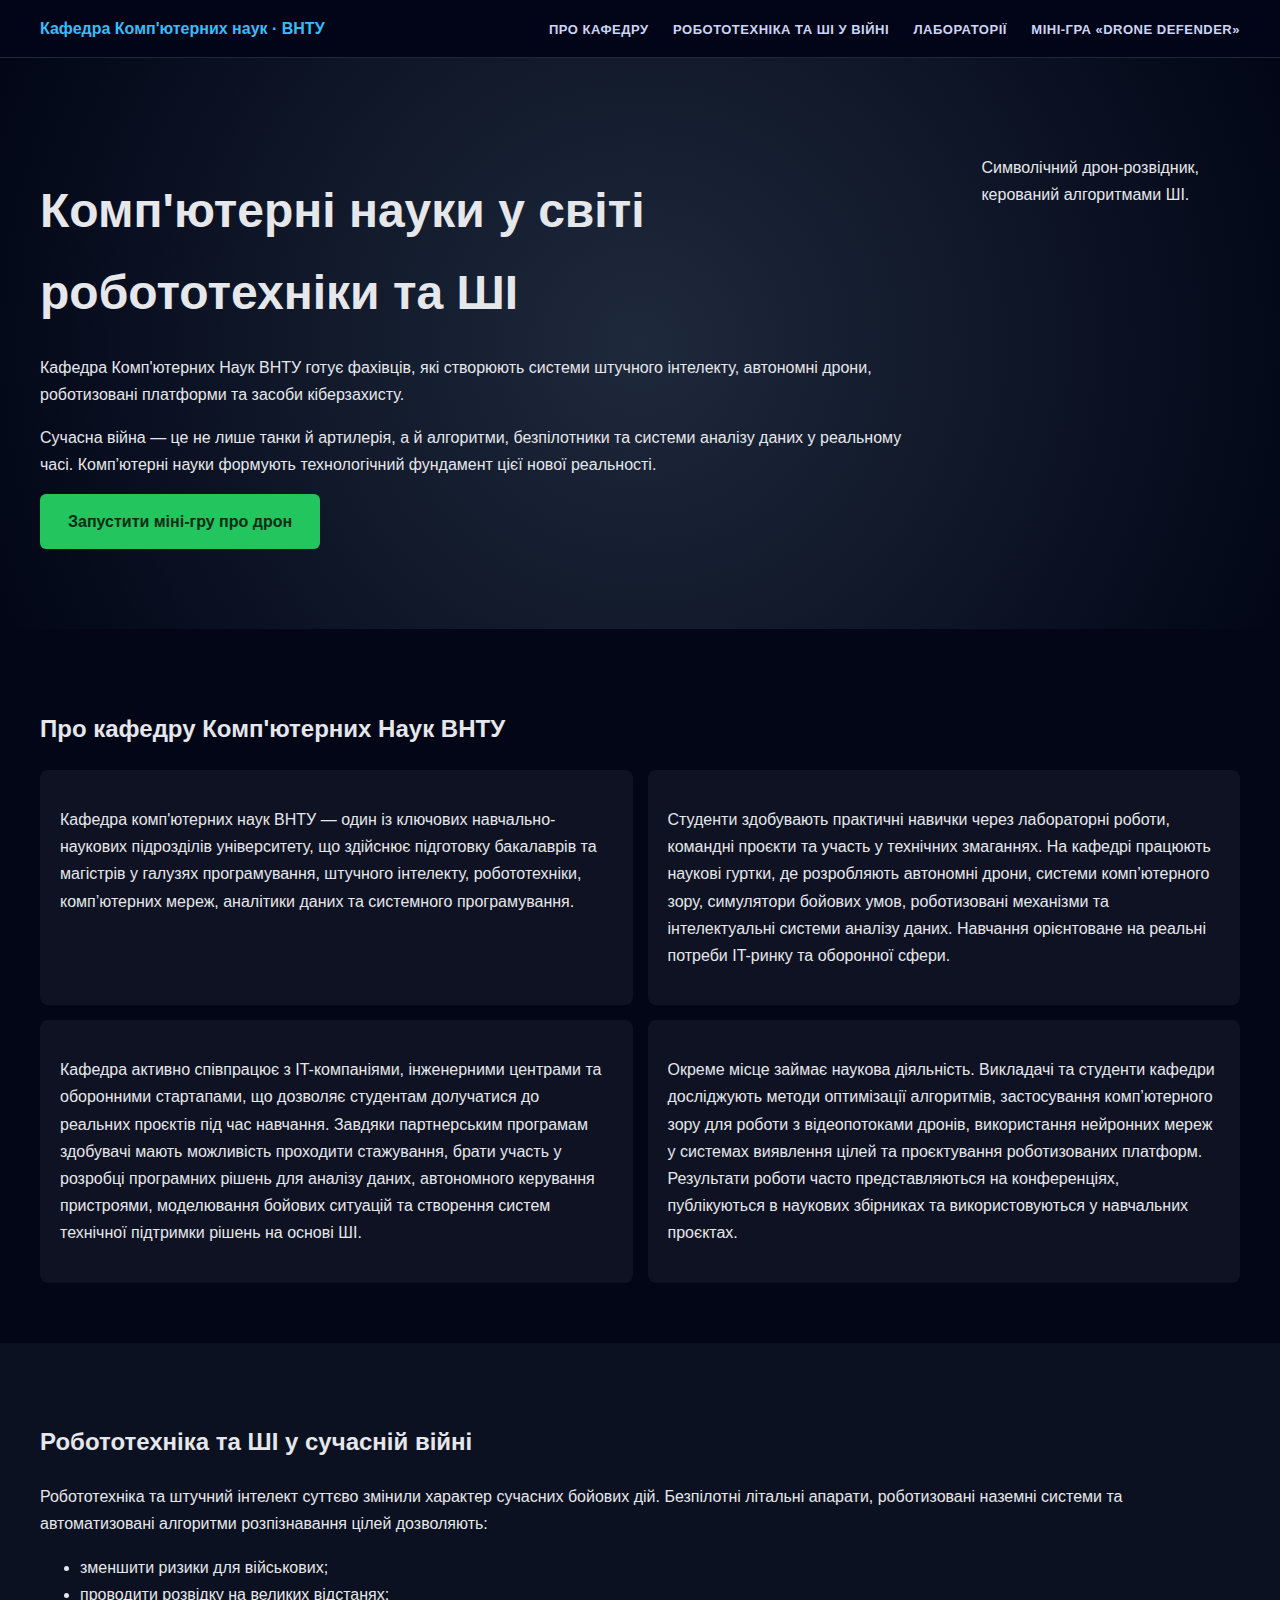
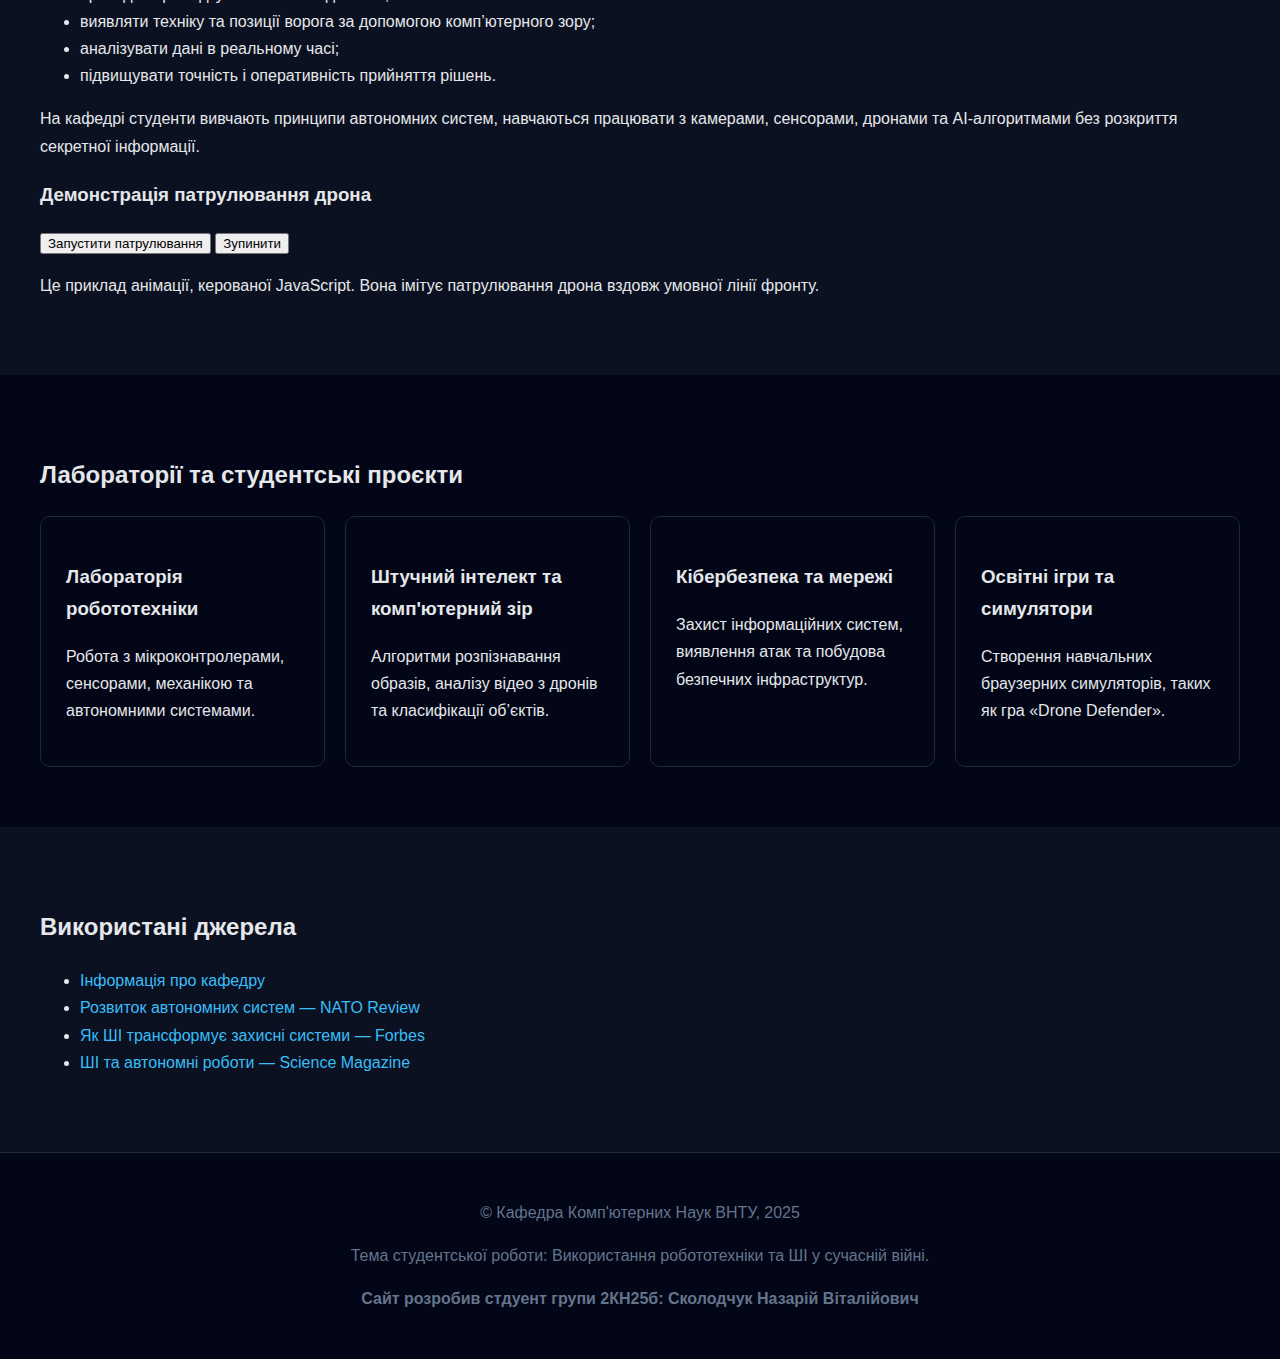
<file: index.html>
<!DOCTYPE html>
<html lang="uk">
<head>
  <meta charset="UTF-8">
  <title>Кафедра Комп'ютерних Наук ВНТУ</title>
  <link rel="stylesheet" href="style.css">
  <script defer src="script.js"></script>
</head>

<body>

  <!-- Верхнє меню -->
  <header class="top-bar">
    <div class="logo">
      Кафедра Комп'ютерних наук · ВНТУ
    </div>
    <nav class="top-nav">
      <a href="#about">Про кафедру</a>
      <a href="#ai-war">Робототехніка та ШІ у війні</a>
      <a href="#labs">Лабораторії</a>
      <a href="game.html">Міні-гра «Drone Defender»</a>
    </nav>
  </header>

  <!-- HERO -->
  <section class="hero">
    <div class="hero-text">
      <h1>Комп'ютерні науки у світі робототехніки та ШІ</h1>
      <p>
        Кафедра Комп'ютерних Наук ВНТУ готує фахівців, які створюють системи штучного інтелекту, 
        автономні дрони, роботизовані платформи та засоби кіберзахисту.
      </p>
      <p>
        Сучасна війна — це не лише танки й артилерія, а й алгоритми, безпілотники 
        та системи аналізу даних у реальному часі. Комп’ютерні науки формують 
        технологічний фундамент цієї нової реальності.
      </p>
      <a class="btn-primary" href="game.html">Запустити міні-гру про дрон</a>
    </div>

    <div class="hero-visual">
      <div class="hero-drone"></div>
      <p class="hero-caption">
        Символічний дрон-розвідник, керований алгоритмами ШІ.
      </p>
    </div>
  </section>

  <!-- Про кафедру -->
  <section id="about" class="section">
    <h2>Про кафедру Комп'ютерних Наук ВНТУ</h2>

    <div class="grid-2x2">
  
  <div class="cell">
    <p>
      Кафедра комп'ютерних наук ВНТУ — один із ключових навчально-наукових підрозділів університету,
      що здійснює підготовку бакалаврів та магістрів у галузях програмування, штучного інтелекту,
      робототехніки, комп’ютерних мереж, аналітики даних та системного програмування.
    </p>
  </div>

  <div class="cell">
    <p>
      Студенти здобувають практичні навички через лабораторні роботи, командні проєкти та участь
      у технічних змаганнях. На кафедрі працюють наукові гуртки, де розробляють автономні дрони,
      системи комп’ютерного зору, симулятори бойових умов, роботизовані механізми та інтелектуальні
      системи аналізу даних. Навчання орієнтоване на реальні потреби IT-ринку та оборонної сфери.
    </p>
  </div>

  <div class="cell">
    <p>
      Кафедра активно співпрацює з IT-компаніями, інженерними центрами та оборонними стартапами,
      що дозволяє студентам долучатися до реальних проєктів під час навчання. Завдяки партнерським
      програмам здобувачі мають можливість проходити стажування, брати участь у розробці програмних
      рішень для аналізу даних, автономного керування пристроями, моделювання бойових ситуацій та
      створення систем технічної підтримки рішень на основі ШІ.
    </p>
  </div>

  <div class="cell">
    <p>
      Окреме місце займає наукова діяльність. Викладачі та студенти кафедри досліджують методи
      оптимізації алгоритмів, застосування комп’ютерного зору для роботи з відеопотоками дронів,
      використання нейронних мереж у системах виявлення цілей та проєктування роботизованих платформ.
      Результати роботи часто представляються на конференціях, публікуються в наукових збірниках та
      використовуються у навчальних проєктах.
    </p>
  </div>

</div>
  </section>

  <!-- Робототехніка та ШІ -->
  <section id="ai-war" class="section section-dark">
    <h2>Робототехніка та ШІ у сучасній війні</h2>

    <div class="two-columns">

      <div>
        <p>
          Робототехніка та штучний інтелект суттєво змінили характер сучасних бойових дій. 
          Безпілотні літальні апарати, роботизовані наземні системи та автоматизовані алгоритми 
          розпізнавання цілей дозволяють:
        </p>
        <ul>
          <li>зменшити ризики для військових;</li>
          <li>проводити розвідку на великих відстанях;</li>
          <li>виявляти техніку та позиції ворога за допомогою комп’ютерного зору;</li>
          <li>аналізувати дані в реальному часі;</li>
          <li>підвищувати точність і оперативність прийняття рішень.</li>
        </ul>

        <p class="note">
          На кафедрі студенти вивчають принципи автономних систем, навчаються працювати 
          з камерами, сенсорами, дронами та AI-алгоритмами без розкриття секретної інформації.
        </p>
      </div>

      <!-- Анімація дрона -->
      <div class="drone-demo-wrapper">
        <h3>Демонстрація патрулювання дрона</h3>

        <div class="drone-path">
          <div id="demoDrone" class="demo-drone"></div>
        </div>

        <div class="controls-row">
          <button id="startAnimation">Запустити патрулювання</button>
          <button id="stopAnimation">Зупинити</button>
        </div>

        <p class="small-text">
          Це приклад анімації, керованої JavaScript. Вона імітує патрулювання дрона вздовж умовної лінії фронту.
        </p>
      </div>
    </div>
  </section>

  <!-- Лабораторії -->
  <section id="labs" class="section">
    <h2>Лабораторії та студентські проєкти</h2>

    <div class="card-grid">
      <article class="card">
        <h3>Лабораторія робототехніки</h3>
        <p>Робота з мікроконтролерами, сенсорами, механікою та автономними системами.</p>
      </article>

      <article class="card">
        <h3>Штучний інтелект та комп'ютерний зір</h3>
        <p>Алгоритми розпізнавання образів, аналізу відео з дронів та класифікації об’єктів.</p>
      </article>

      <article class="card">
        <h3>Кібербезпека та мережі</h3>
        <p>Захист інформаційних систем, виявлення атак та побудова безпечних інфраструктур.</p>
      </article>

      <article class="card">
        <h3>Освітні ігри та симулятори</h3>
        <p>Створення навчальних браузерних симуляторів, таких як гра «Drone Defender».</p>
      </article>
    </div>
  </section>

  <!-- Використані джерела -->
  <section id="sources" class="section section-dark">
    <h2>Використані джерела</h2>
    <ul class="sources-list">
      <li><a href="https://vntu.edu.ua/" target="_blank">
        Інформація про кафедру
      </a></li>

      <li><a href="https://www.nato.int/docu/review/articles/2023/06/13/the-rise-of-autonomous-systems-in-defence/index.html" target="_blank">
        Розвиток автономних систем — NATO Review
      </a></li>

      <li><a href="https://www.forbes.com/sites/forbestechcouncil/2024/02/05/how-ai-is-transforming-defense-systems/" target="_blank">
        Як ШІ трансформує захисні системи — Forbes
      </a></li>

      <li><a href="https://www.science.org/doi/10.1126/science.aay7120" target="_blank">
        ШІ та автономні роботи — Science Magazine
      </a></li>

    </ul>
  </section>

  <!-- Футер -->
  <footer class="footer">
    <p>© Кафедра Комп'ютерних Наук ВНТУ, 2025</p>
    <p>Тема студентської роботи: Використання робототехніки та ШІ у сучасній війні.</p>
    <p><strong>Сайт розробив стдуент групи 2КН25б: Сколодчук Назарій Віталійович</strong></p>
  </footer>

</body>
</html>
</file>
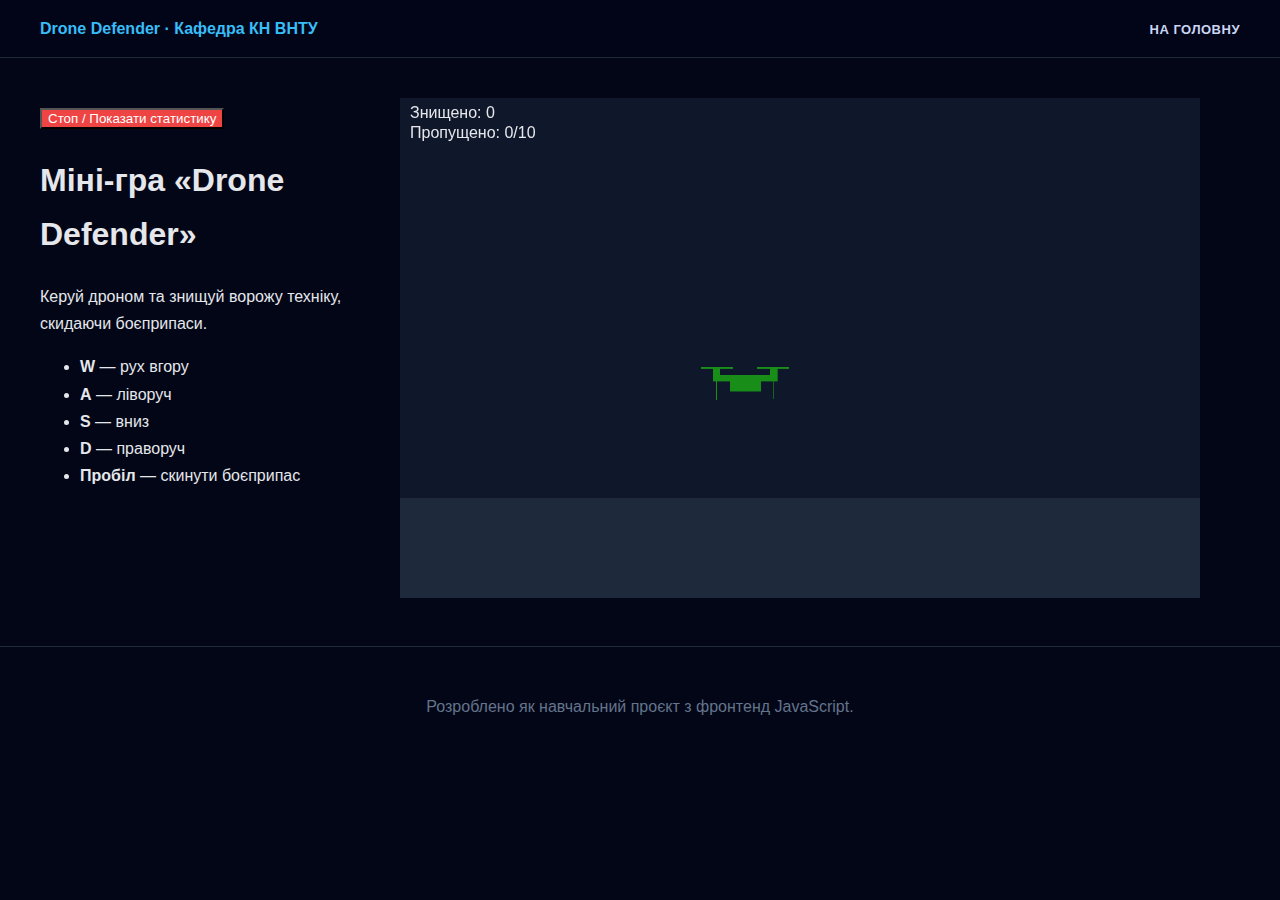
<file: game.html>
<!DOCTYPE html>
<html lang="uk">
<head>
  <meta charset="UTF-8">
  <title>Міні-гра «Drone Defender»</title>
  <link rel="stylesheet" href="style.css">
  <script defer src="game.js"></script>
</head>
<body class="game-body">
  <header class="top-bar">
    <div class="logo">
      Drone Defender · Кафедра КН ВНТУ
    </div>
    <nav class="top-nav">
      <a href="index.html">На головну</a>
    </nav>
  </header>

  <main class="game-main">
    <section class="game-panel">

      <button id="endGameBtn" style="margin-top:10px; background-color: #ef4444; color: white;">
  Стоп / Показати статистику
      </button>

      <h1>Міні-гра «Drone Defender»</h1>
      <p>
        Керуй дроном та знищуй ворожу техніку, скидаючи боєприпаси.
      </p>
      <ul class="controls-list">
        <li><b>W</b> — рух вгору</li>
        <li><b>A</b> — ліворуч</li>
        <li><b>S</b> — вниз</li>
        <li><b>D</b> — праворуч</li>
        <li><b>Пробіл</b> — скинути боєприпас</li>
      </ul>

      <!-- 🔥 КНОПКА ПЕРЕЗАПУСКУ ГРИ -->
      <button id="restartBtn" style="margin-top:10px; display:none;">
        Перезапустити гру
      </button>

    </section>

    <section class="game-canvas-wrapper">
      <canvas id="gameCanvas" width="800" height="500"></canvas>
    </section>
  </main>

  <footer class="footer">
    <p>Розроблено як навчальний проєкт з фронтенд JavaScript.</p>
  </footer>
</body>
</html>
</file>
<file: style.css>
:root {
  --bg: #020617;
  --panel: #0b1120;
  --accent: #22c55e;
  --danger: #ef4444;
  --text: #e5e7eb;
  --border: #1f2937;
  --highlight: #38bdf8;
}

body {
  margin: 0;
  font-family: Segoe UI, sans-serif;
  background: var(--bg);
  color: var(--text);
  line-height: 1.7;
}

.top-bar {
  display: flex;
  justify-content: space-between;
  padding: 15px 40px;
  background: rgba(2,6,23,.9);
  border-bottom: 1px solid var(--border);
}

.logo {
  font-weight: 800;
  color: var(--highlight);
}

.top-nav a {
  margin-left: 20px;
  text-transform: uppercase;
  font-size: 13px;
}

.hero {
  padding: 80px 40px;
  display: flex;
  gap: 50px;
  background: radial-gradient(circle, #1e293b, #020617);
}

.hero-text h1 {
  font-size: 3rem;
  margin-bottom: 20px;
}

.btn-primary {
  background: var(--accent);
  color: #052e16;
  padding: 14px 28px;
  border-radius: 6px;
  font-weight: 700;
}

.section {
  padding: 60px 40px;
}

.section-dark {
  background: var(--panel);
}

.timeline {
  display: flex;
  gap: 20px;
}

.timeline-item {
  padding: 20px;
  border-left: 3px solid var(--highlight);
  background: rgba(255,255,255,.03);
}

.card-grid {
  display: grid;
  grid-template-columns: repeat(auto-fit,minmax(250px,1fr));
  gap: 20px;
}

.card {
  background: var(--bg);
  padding: 25px;
  border-radius: 10px;
  border: 1px solid var(--border);
}

.grid-2x2 {
  display: grid;
  grid-template-columns: 1fr 1fr;
  gap: 15px;
}

.cell {
  background: rgba(255,255,255,.05);
  padding: 20px;
  border-radius: 8px;
}

.game-main {
  display: flex;
  gap: 40px;
  padding: 40px;
}

.game-panel {
  max-width: 320px;
}

.btn-danger {
  background: var(--danger);
  color: white;
  padding: 10px;
  margin-top: 15px;
}

.footer {
  text-align: center;
  padding: 30px;
  border-top: 1px solid var(--border);
  color: #64748b;
}

a {
  color: var(--highlight);
  text-decoration: none;
  position: relative;
  transition: color 0.25s ease;
}

a:hover {
  color: var(--accent);
}

/* Плавна лінія знизу */
a::after {
  content: "";
  position: absolute;
  left: 0;
  bottom: -3px;
  width: 0%;
  height: 2px;
  background: linear-gradient(90deg, var(--highlight), var(--accent));
  transition: width 0.25s ease;
}

a:hover::after {
  width: 100%;
}

/* ===== НАВІГАЦІЯ (TOP BAR) ===== */
.top-nav a {
  color: #cbd5f5;
  font-weight: 600;
  letter-spacing: 0.5px;
  text-transform: uppercase;
  font-size: 13px;
  padding-bottom: 4px;
}

.top-nav a::after {
  height: 2px;
}

.top-nav a:hover {
  color: #ffffff;
}

/* ===== АКТИВНЕ ПОСИЛАННЯ (якщо додаси class="active") ===== */
.top-nav a.active {
  color: var(--accent);
}

.top-nav a.active::after {
  width: 100%;
}

/* ===== КНОПКИ-ЛІНКИ ===== */
.btn-primary,
.btn-danger {
  display: inline-block;
  text-decoration: none;
}

.btn-primary::after,
.btn-danger::after {
  display: none;
}

/* ===== ТЕКСТОВІ ПОСИЛАННЯ В СЕКЦІЯХ ===== */
.section a {
  font-weight: 500;
}

/* ===== FOOTER ===== */
.footer a {
  color: #94a3b8;
  font-size: 0.9rem;
}

.footer a:hover {
  color: var(--highlight);
}

/* ===== МОБІЛЬНА ОПТИМІЗАЦІЯ ===== */
@media (max-width: 768px) {
  .top-nav a {
    font-size: 12px;
  }
}

.subheading {
  margin-top: 40px;
  font-size: 1.8rem;
  color: var(--highlight);
}

.facts-list {
  list-style: none;
  padding: 0;
}

.facts-list li {
  margin-bottom: 15px;
  padding-left: 18px;
  border-left: 4px solid var(--accent);
  background: rgba(255,255,255,.03);
  padding: 12px 18px;
  line-height: 1.6;
}

.facts-list li strong {
  color: var(--highlight);
}
</file>
